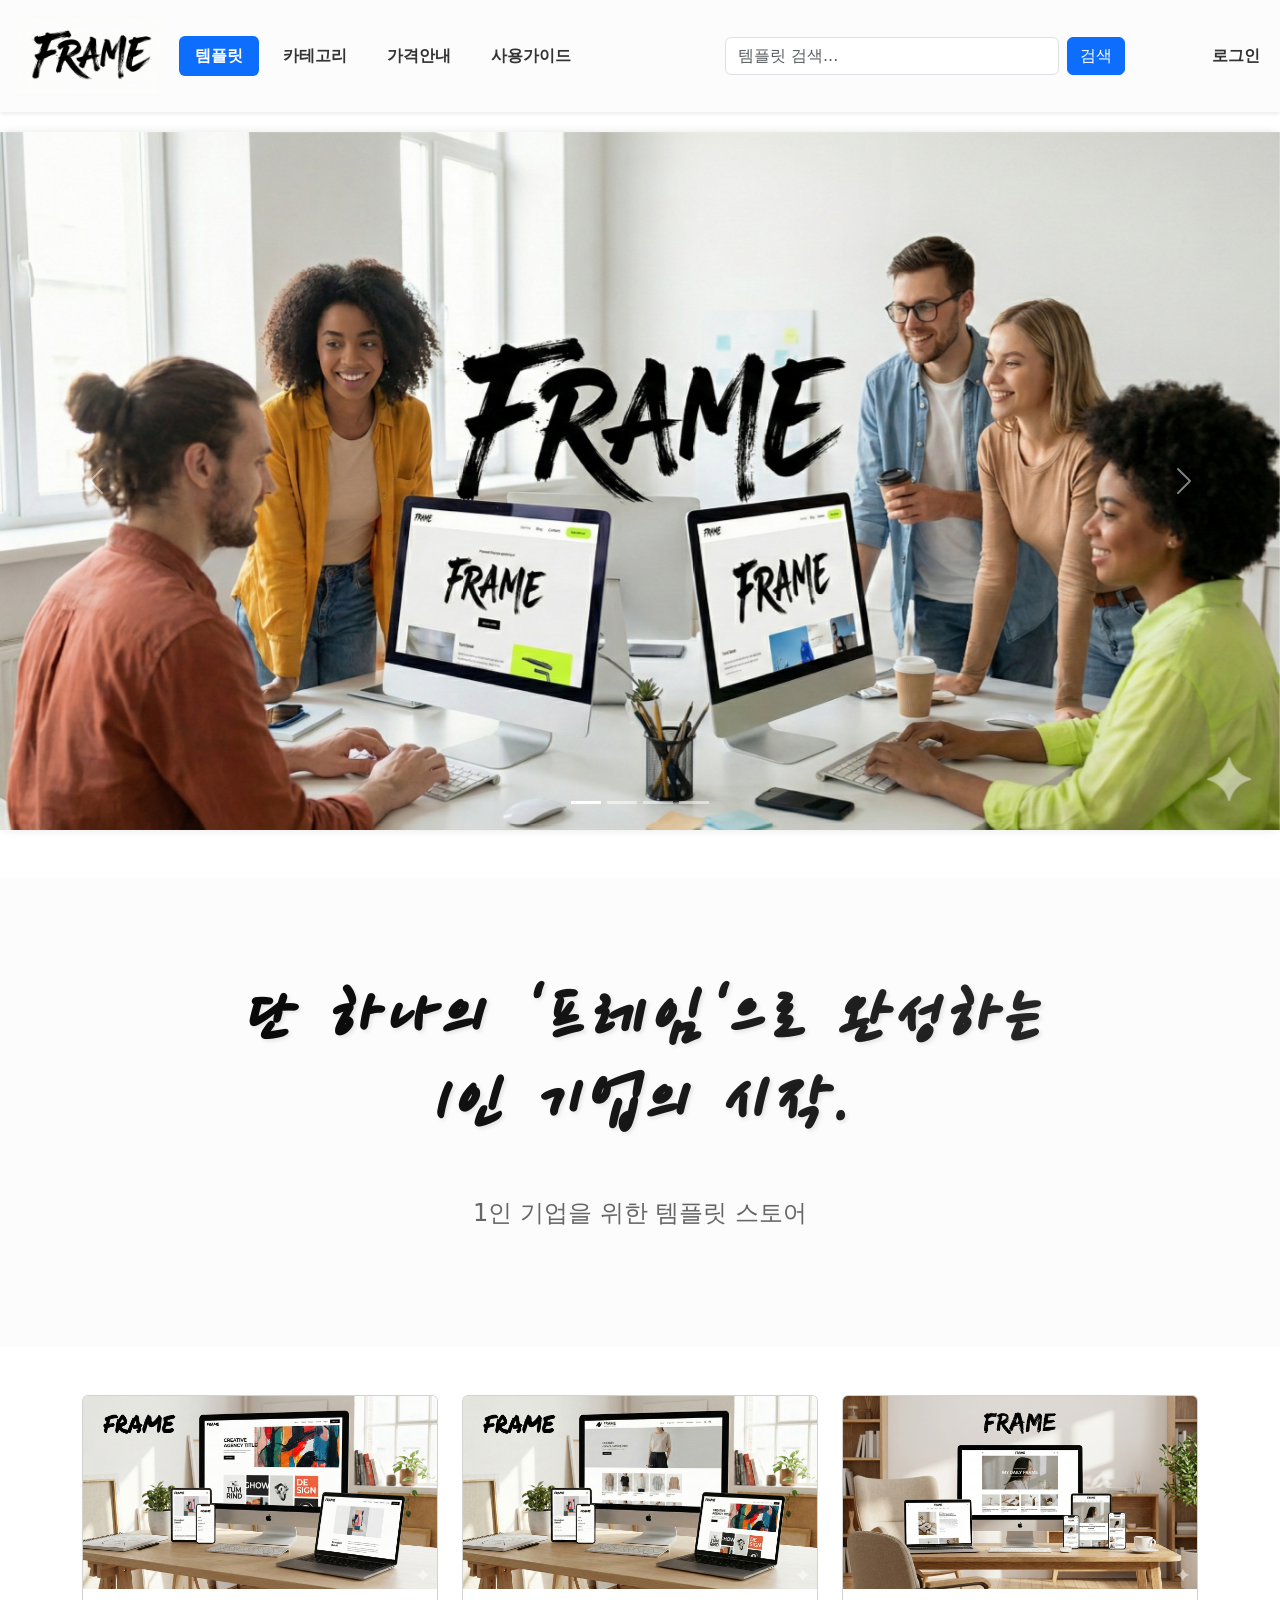
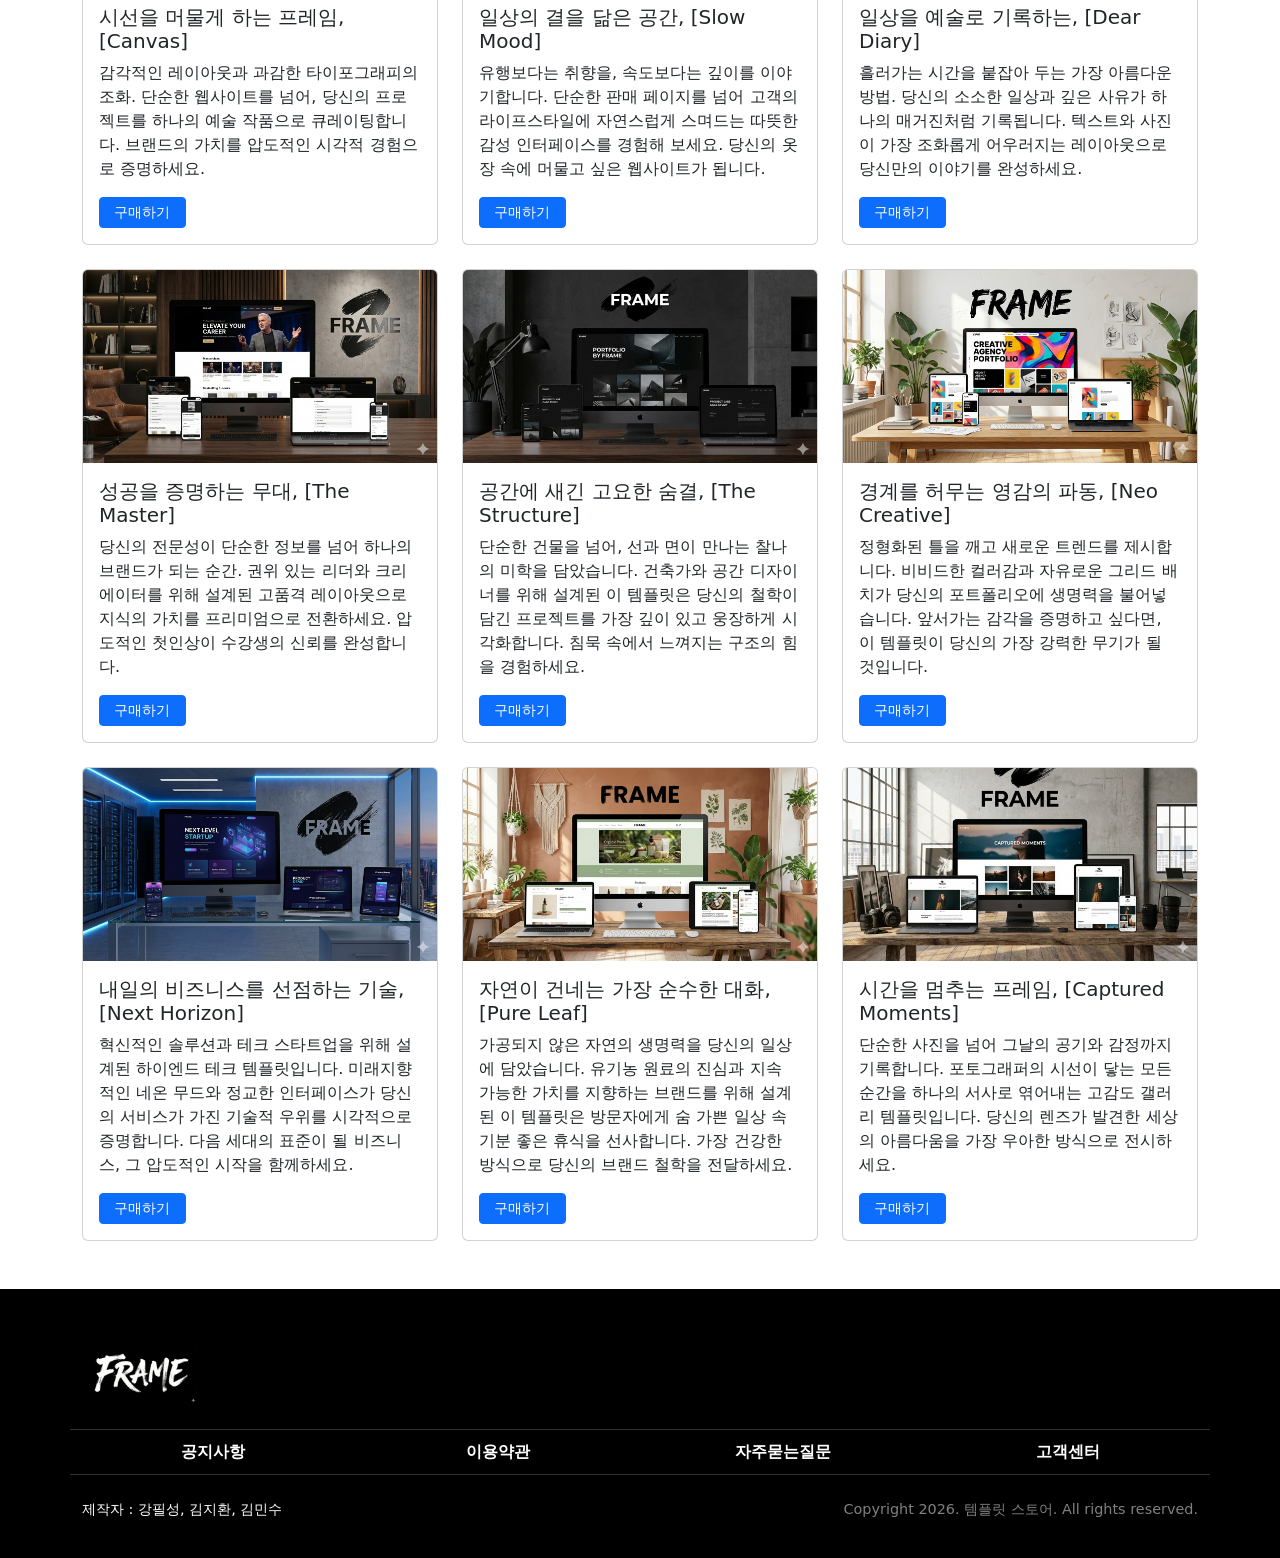
<file: index.html>
<!doctype html>
<html lang="en">
<head>
    <meta charset="utf-8">
    <meta name="viewport" content="width=device-width, initial-scale=1">
    <title>템플릿 스토어</title>
    <link href="https://cdn.jsdelivr.net/npm/bootstrap@5.3.8/dist/css/bootstrap.min.css" rel="stylesheet" integrity="sha384-sRIl4kxILFvY47J16cr9ZwB07vP4J8+LH7qKQnuqkuIAvNWLzeN8tE5YBujZqJLB" crossorigin="anonymous">
    <link rel="stylesheet" href="css/index/header.css">
    <link rel="stylesheet" href="css/index/main.css">
    <link rel="stylesheet" href="css/index/footer.css">
    <link rel="preconnect" href="https://fonts.googleapis.com">
<link rel="preconnect" href="https://fonts.gstatic.com" crossorigin>
<link href="https://fonts.googleapis.com/css2?family=Permanent+Marker&family=Caveat:wght@700&family=Dancing+Script:wght@700&display=swap" rel="stylesheet">
<link rel="preconnect" href="https://fonts.googleapis.com">
<link rel="preconnect" href="https://fonts.gstatic.com" crossorigin>
<link href="https://fonts.googleapis.com/css2?family=Noto+Sans+KR:wght@400;700;900&family=Nanum+Pen+Script&display=swap" rel="stylesheet">
</head>
<body>
    <nav class="navbar navbar-expand-lg bg-body-tertiary shadow-sm">
      <div class="container-fluid">
        <a class="navbar-brand fw-bold" href="#main">
          <img src="img/index/logo.png" alt="Logo" class="d-inline-block align-text-top logo-img">
        </a>
        <button class="navbar-toggler" type="button" data-bs-toggle="collapse" data-bs-target="#navbarSupportedContent" aria-controls="navbarSupportedContent" aria-expanded="false" aria-label="메뉴 열기">
          <span class="navbar-toggler-icon"></span>
        </button>
        <div class="collapse navbar-collapse" id="navbarSupportedContent">
          <ul class="navbar-nav mx-auto mb-2 mb-lg-0">
            <li class="nav-item">
              <a class="nav-link active fw-semibold" aria-current="page" href="#main">템플릿</a>
            </li>
            <li class="nav-item">
              <a class="nav-link fw-semibold" href="#category">카테고리</a>
            </li>
            <li class="nav-item">
              <a class="nav-link fw-semibold" href="#pricing">가격안내</a>
            </li>
            <li class="nav-item">
              <a class="nav-link fw-semibold" href="#guide">사용가이드</a>
            </li>
          </ul>
          <form class="d-flex search-form mx-auto" role="search">
            <input class="form-control me-2" type="search" placeholder="템플릿 검색..." aria-label="검색" />
            <button class="btn btn-primary" type="submit">검색</button>
          </form>
          <div class="navbar-nav ms-auto">
            <a class="nav-link fw-semibold" href="login.html">로그인</a>
          </div>
        </div>
      </div>
    </nav>
 
    <div id="carouselExampleIndicators"
          class="carousel slide"
          data-bs-ride="carousel"
          data-bs-interval="3000"
          data-bs-pause="hover"
          data-bs-wrap="true">
        <div class="carousel-indicators">
            <button type="button" data-bs-target="#carouselExampleIndicators" data-bs-slide-to="0" class="active" aria-current="true" aria-label="Slide 1"></button>
            <button type="button" data-bs-target="#carouselExampleIndicators" data-bs-slide-to="1" aria-label="Slide 2"></button>
            <button type="button" data-bs-target="#carouselExampleIndicators" data-bs-slide-to="2" aria-label="Slide 3"></button>
            <button type="button" data-bs-target="#carouselExampleIndicators" data-bs-slide-to="3" aria-label="Slide 4"></button>
        </div>
        <div class="carousel-inner">
            <div class="carousel-item active">
            <img src="img/index/main1.png" class="d-block w-100" alt="...">
        </div>
        <div class="carousel-item">
        <img src="img/index/main.png" class="d-block w-100" alt="...">
        </div>
        <div class="carousel-item">
          <img src="img/index/main2.png" class="d-block w-100" alt="...">
        </div>
        <div class="carousel-item">
            <img src="img/index/main3.png" class="d-block w-100" alt="...">
        </div>
       </div>
         <button class="carousel-control-prev" type="button" data-bs-target="#carouselExampleIndicators" data-bs-slide="prev">
          <span class="carousel-control-prev-icon" aria-hidden="true"></span>
          <span class="visually-hidden">Previous</span>
         </button>
         <button class="carousel-control-next" type="button" data-bs-target="#carouselExampleIndicators" data-bs-slide="next">
           <span class="carousel-control-next-icon" aria-hidden="true"></span>
           <span class="visually-hidden">Next</span>
         </button>
    </div>

    <div class="typographic-manifesto mt-5 mb-5">
       <h2 class="manifesto-text">단 하나의 '프레임'으로 완성하는 </h2>
       <h2 class="manifesto-text">1인 기업의 시작.</h2>
       <p>1인 기업을 위한 템플릿 스토어</p>
    </div>
      
    <div class="container mt-5 mb-5">
      <div class="row g-4">
        <div class="col-md-4 col-sm-6 col-12">
          <div class="card h-100">
            <img src="img/index/템플릿1.png" class="card-img-top" alt="...">
            <div class="card-body d-flex flex-column">
              <h5 class="card-title">시선을 머물게 하는 프레임, [Canvas]</h5>
              <p class="card-text">감각적인 레이아웃과 과감한 타이포그래피의 조화. 단순한 웹사이트를 넘어, 당신의 프로젝트를 하나의 예술 작품으로 큐레이팅합니다. 브랜드의 가치를 압도적인 시각적 경험으로 증명하세요.</p>
              <a href="purchase.html" class="btn btn-primary btn-sm px-3 mt-auto w-auto">구매하기</a>
            </div>
          </div>
        </div>

        <div class="col-md-4 col-sm-6 col-12">
          <div class="card h-100">
            <img src="img/index/템플릿2.png" class="card-img-top" alt="...">
            <div class="card-body d-flex flex-column">
              <h5 class="card-title">일상의 결을 닮은 공간, [Slow Mood]</h5>
              <p class="card-text">유행보다는 취향을, 속도보다는 깊이를 이야기합니다. 단순한 판매 페이지를 넘어 고객의 라이프스타일에 자연스럽게 스며드는 따뜻한 감성 인터페이스를 경험해 보세요. 당신의 옷장 속에 머물고 싶은 웹사이트가 됩니다.</p>
              <a href="purchase.html" class="btn btn-primary btn-sm px-3 mt-auto w-auto">구매하기</a>
            </div>
          </div>
        </div>

        <div class="col-md-4 col-sm-6 col-12">
          <div class="card h-100">
            <img src="img/index/템플릿3.png" class="card-img-top" alt="...">
            <div class="card-body d-flex flex-column">
              <h5 class="card-title">일상을 예술로 기록하는, [Dear Diary]</h5>
              <p class="card-text">흘러가는 시간을 붙잡아 두는 가장 아름다운 방법. 당신의 소소한 일상과 깊은 사유가 하나의 매거진처럼 기록됩니다. 텍스트와 사진이 가장 조화롭게 어우러지는 레이아웃으로 당신만의 이야기를 완성하세요.</p>
              <a href="purchase.html" class="btn btn-primary btn-sm px-3 mt-auto w-auto">구매하기</a>
            </div>
          </div>
        </div>

        <div class="col-md-4 col-sm-6 col-12">
          <div class="card h-100">
            <img src="img/index/템플릿4.png" class="card-img-top" alt="...">
            <div class="card-body d-flex flex-column">
              <h5 class="card-title">성공을 증명하는 무대, [The Master]</h5>
              <p class="card-text">당신의 전문성이 단순한 정보를 넘어 하나의 브랜드가 되는 순간. 권위 있는 리더와 크리에이터를 위해 설계된 고품격 레이아웃으로 지식의 가치를 프리미엄으로 전환하세요. 압도적인 첫인상이 수강생의 신뢰를 완성합니다.</p>
              <a href="purchase.html" class="btn btn-primary btn-sm px-3 mt-auto w-auto">구매하기</a>
            </div>
          </div>
        </div>

        <div class="col-md-4 col-sm-6 col-12">
          <div class="card h-100">
            <img src="img/index/템플릿5.png" class="card-img-top" alt="...">
            <div class="card-body d-flex flex-column">
              <h5 class="card-title">공간에 새긴 고요한 숨결, [The Structure]</h5>
              <p class="card-text">단순한 건물을 넘어, 선과 면이 만나는 찰나의 미학을 담았습니다. 건축가와 공간 디자이너를 위해 설계된 이 템플릿은 당신의 철학이 담긴 프로젝트를 가장 깊이 있고 웅장하게 시각화합니다. 침묵 속에서 느껴지는 구조의 힘을 경험하세요.</p>
              <a href="purchase.html" class="btn btn-primary btn-sm px-3 mt-auto w-auto">구매하기</a>
            </div>
          </div>
        </div>

        <div class="col-md-4 col-sm-6 col-12">
          <div class="card h-100">
            <img src="img/index/템플릿6.png" class="card-img-top" alt="...">
            <div class="card-body d-flex flex-column">
              <h5 class="card-title">경계를 허무는 영감의 파동, [Neo Creative]</h5>
              <p class="card-text">정형화된 틀을 깨고 새로운 트렌드를 제시합니다. 비비드한 컬러감과 자유로운 그리드 배치가 당신의 포트폴리오에 생명력을 불어넣습니다. 앞서가는 감각을 증명하고 싶다면, 이 템플릿이 당신의 가장 강력한 무기가 될 것입니다.</p>
              <a href="purchase.html" class="btn btn-primary btn-sm px-3 mt-auto w-auto">구매하기</a>
            </div>
          </div>
        </div>

        <div class="col-md-4 col-sm-6 col-12">
          <div class="card h-100">
            <img src="img/index/템플릿7.png" class="card-img-top" alt="...">
            <div class="card-body d-flex flex-column">
              <h5 class="card-title">내일의 비즈니스를 선점하는 기술, [Next Horizon]</h5>
              <p class="card-text">혁신적인 솔루션과 테크 스타트업을 위해 설계된 하이엔드 테크 템플릿입니다. 미래지향적인 네온 무드와 정교한 인터페이스가 당신의 서비스가 가진 기술적 우위를 시각적으로 증명합니다. 다음 세대의 표준이 될 비즈니스, 그 압도적인 시작을 함께하세요.</p>
              <a href="purchase.html" class="btn btn-primary btn-sm px-3 mt-auto w-auto">구매하기</a>
            </div>
          </div>
        </div>

        <div class="col-md-4 col-sm-6 col-12">
          <div class="card h-100">
            <img src="img/index/템플릿8.png" class="card-img-top" alt="...">
            <div class="card-body d-flex flex-column">
              <h5 class="card-title">자연이 건네는 가장 순수한 대화, [Pure Leaf]</h5>
              <p class="card-text">가공되지 않은 자연의 생명력을 당신의 일상에 담았습니다. 유기농 원료의 진심과 지속 가능한 가치를 지향하는 브랜드를 위해 설계된 이 템플릿은 방문자에게 숨 가쁜 일상 속 기분 좋은 휴식을 선사합니다. 가장 건강한 방식으로 당신의 브랜드 철학을 전달하세요.</p>
              <a href="purchase.html" class="btn btn-primary btn-sm px-3 mt-auto w-auto">구매하기</a>
            </div>
          </div>
        </div>

        <div class="col-md-4 col-sm-6 col-12">
          <div class="card h-100">
            <img src="img/index/템플릿9.png" class="card-img-top" alt="...">
            <div class="card-body d-flex flex-column">
              <h5 class="card-title">시간을 멈추는 프레임, [Captured Moments]</h5>
              <p class="card-text">단순한 사진을 넘어 그날의 공기와 감정까지 기록합니다. 포토그래퍼의 시선이 닿는 모든 순간을 하나의 서사로 엮어내는 고감도 갤러리 템플릿입니다. 당신의 렌즈가 발견한 세상의 아름다움을 가장 우아한 방식으로 전시하세요.</p>
              <a href="purchase.html" class="btn btn-primary btn-sm px-3 mt-auto w-auto">구매하기</a>
            </div>
          </div>
        </div>
      </div>
    </div>
 

    <footer>
      <div class="container">
         <div class="row text-white pb-4 pt-4 first-line">
          <img src="img/index/logo dark.png" class="img-fluid logo-img" alt="...">
         </div>

         <div class="row text-white first-line">
            <div class="col-3 fw-semibold"><a href = "#" class="text-white text-decoration-none">공지사항</a></div>
            <div class="col-3 fw-semibold"><a href = "#" class="text-white text-decoration-none">이용약관</a></div>
            <div class="col-3 fw-semibold"><a href = "#" class="text-white text-decoration-none">자주묻는질문</a></div>
            <div class="col-3 fw-semibold"><a href = "#" class="text-white text-decoration-none">고객센터</a></div>
         </div>

         <div class="text-white d-flex justify-content-between flex-wrap gap-3 pt-4 pb-2">
          <p class="mb-0">제작자 : 강필성, 김지환, 김민수</p>
          <p class="footer-under-text-line-p-color mb-0">Copyright 2026. 템플릿 스토어. All rights reserved.</p>
         </div>
      </div>
    </footer>




    </div>

    <script src="https://cdn.jsdelivr.net/npm/bootstrap@5.3.8/dist/js/bootstrap.bundle.min.js" integrity="sha384-FKyoEForCGlyvwx9Hj09JcYn3nv7wiPVlz7YYwJrWVcXK/BmnVDxM+D2scQbITxI" crossorigin="anonymous"></script>
</body>
</html>
</file>
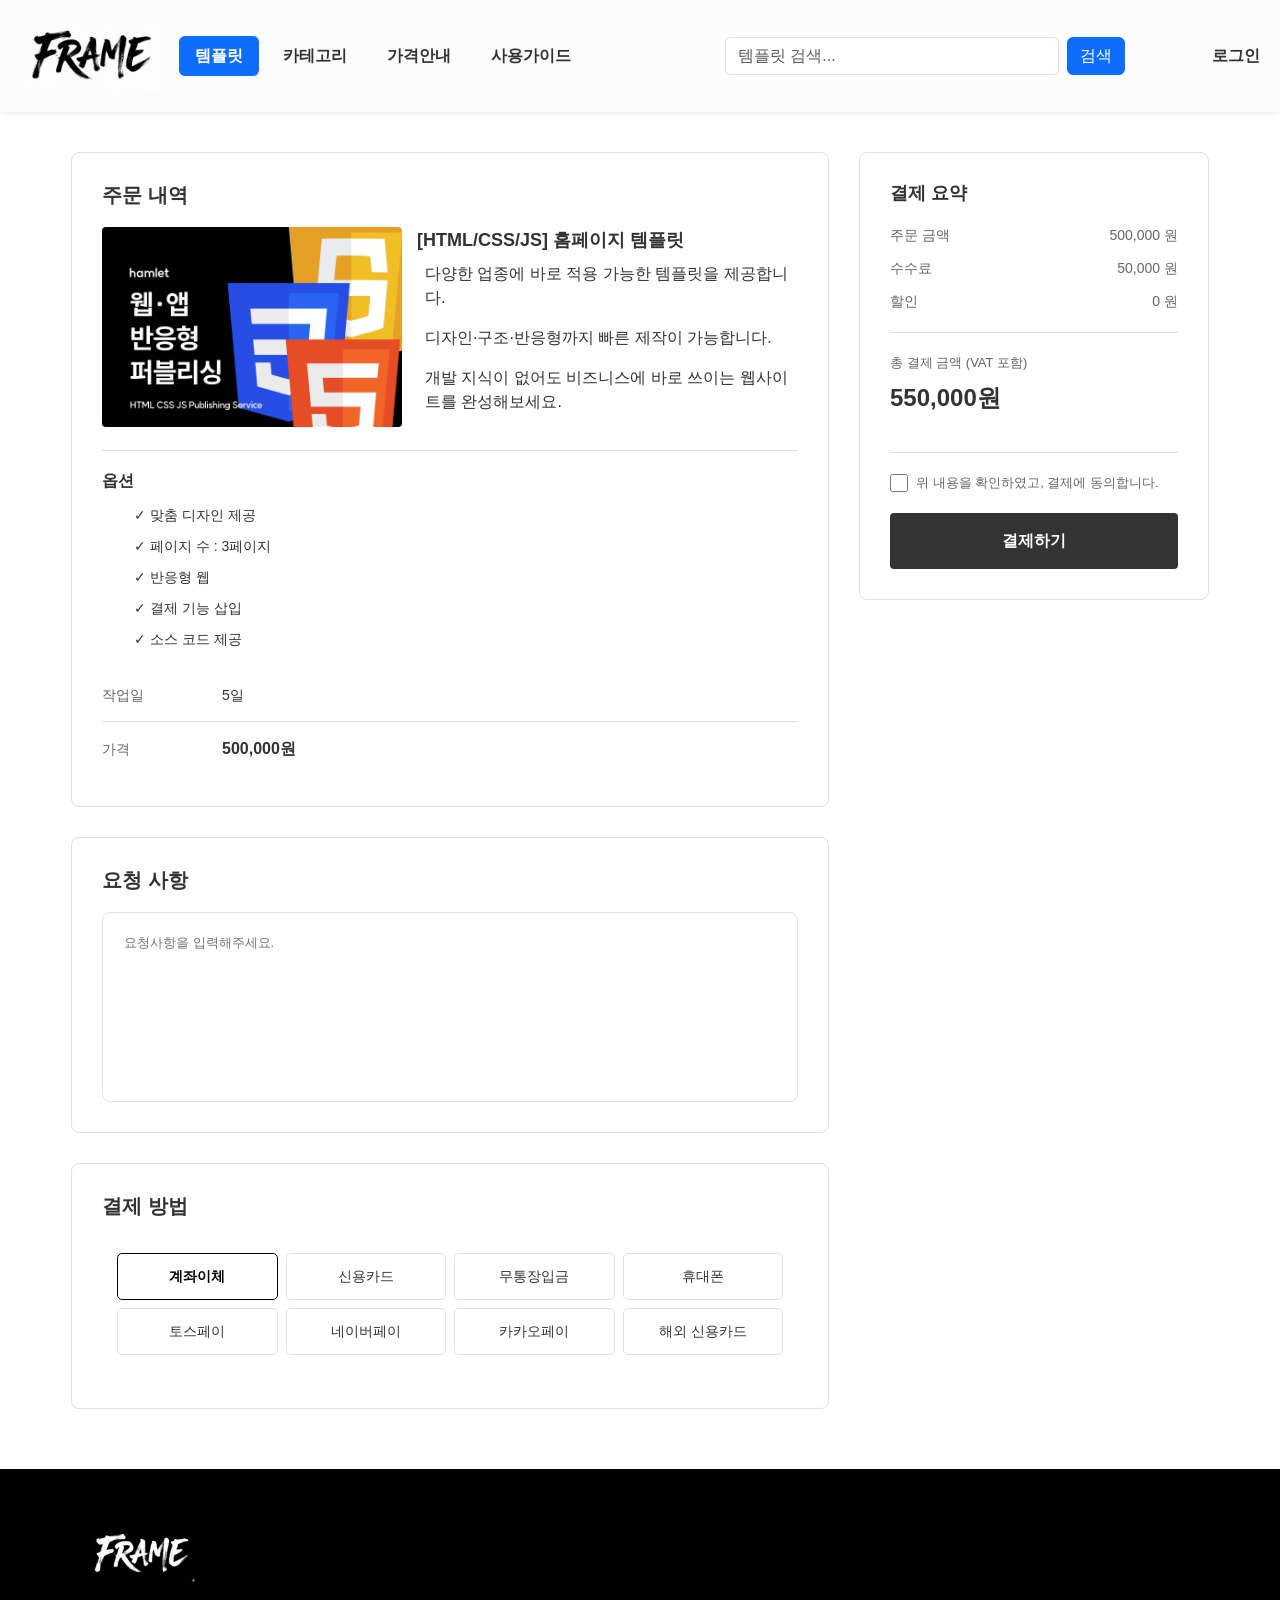
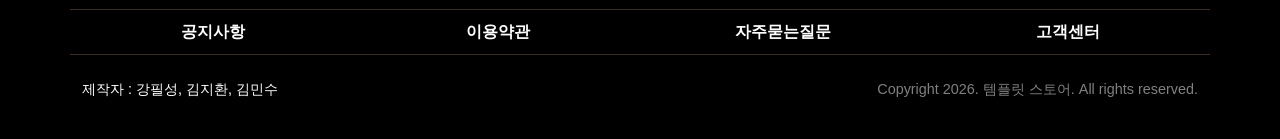
<file: purchase.html>
<!DOCTYPE html>
<html lang="en">
<head>
    <meta charset="UTF-8">
    <meta name="viewport" content="width=device-width, initial-scale=1.0">
    <title>purchase-page</title>
    <link href="https://cdn.jsdelivr.net/npm/bootstrap@5.3.8/dist/css/bootstrap.min.css" rel="stylesheet">
    <link rel="stylesheet" href="css/purchase/purchase.css">
    <link rel="stylesheet" href="css/index/header.css">
    <link rel="stylesheet" href="css/index/footer.css">
</head>
<body>
    <div id="wrap">
        <nav class="navbar navbar-expand-lg bg-body-tertiary shadow-sm">
            <div class="container-fluid">
                <a class="navbar-brand fw-bold" href="index.html">
                <img src="img/index/logo.png" alt="Logo" class="d-inline-block align-text-top logo-img">
                </a>
                <button class="navbar-toggler" type="button" data-bs-toggle="collapse" data-bs-target="#navbarSupportedContent" aria-controls="navbarSupportedContent" aria-expanded="false" aria-label="메뉴 열기">
                <span class="navbar-toggler-icon"></span>
                </button>
                <div class="collapse navbar-collapse" id="navbarSupportedContent">
                <ul class="navbar-nav mx-auto mb-2 mb-lg-0">
                    <li class="nav-item">
                    <a class="nav-link active fw-semibold" aria-current="page" href="#main">템플릿</a>
                    </li>
                    <li class="nav-item">
                    <a class="nav-link fw-semibold" href="#category">카테고리</a>
                    </li>
                    <li class="nav-item">
                    <a class="nav-link fw-semibold" href="#pricing">가격안내</a>
                    </li>
                    <li class="nav-item">
                    <a class="nav-link fw-semibold" href="#guide">사용가이드</a>
                    </li>
                </ul>
                <form class="d-flex search-form mx-auto" role="search">
                    <input class="form-control me-2" type="search" placeholder="템플릿 검색..." aria-label="검색" />
                    <button class="btn btn-primary" type="submit">검색</button>
                </form>
                <div class="navbar-nav ms-auto">
                    <a class="nav-link fw-semibold" href="login.html">로그인</a>
                </div>
                </div>
            </div>
        </nav>

        <main id="main">
            <div class="main-wrap">
                <div class="content-area">
                    <div class="main-content">
                        <section class="order-section">
                            <h2 class="section-title">주문 내역</h2>
                            <div class="service-item">
                                <div class="service-thumbnail">
                                    
                                </div>
                                <div class="service-info">
                                    <p class="service-title">[HTML/CSS/JS] 홈페이지 템플릿</p>
                                    <div class="service-description">
                                        <p>다양한 업종에 바로 적용 가능한 템플릿을 제공합니다.</p>
                                        <p>디자인·구조·반응형까지 빠른 제작이 가능합니다.</p>
                                        <p>개발 지식이 없어도 비즈니스에 바로 쓰이는 웹사이트를 완성해보세요.</p>
                                    </div>
                                </div>
                            </div>
                            <div class="service-options">
                                <h3 class="option-subtitle">옵션</h3>
                                <ul class="option-list">
                                    <li>
                                        <span> ✓ 맞춤 디자인 제공</span>
                                    <li>
                                        <span> ✓ 페이지 수 : 3페이지</span>
                                    <li>
                                        <span> ✓ 반응형 웹</span>
                                    <li>
                                        <span> ✓ 결제 기능 삽입</span>
                                    <li>
                                        <span> ✓ 소스 코드 제공</span>
                                </ul>
                            </div>
                            <div class="order-details">
                                <table class="detail-table">
                                    <tr>
                                        <td>작업일</td>
                                        <td>5일</td>
                                    </tr>
                                    <tr>
                                        <td>가격</td>
                                        <td class="price">500,000원</td>
                                    </tr>
                                </table>
                            </div>
                        </section>

                        <section class="requester-section">
                            <h2 class="section-title">요청 사항</h2>
                            <div class="memo-box">
                                <textarea
                                class="memo-textarea"
                                placeholder="요청사항을 입력해주세요."
                                maxlength="50"
                                ></textarea>
                            </div>

                        </section>

                        <section class="payment-section">
                            <h2 class="section-title">결제 방법</h2>
                            <div class="payment-options">
                                <div class="payment-buttons">
                                    <input type="radio" name="payment" id="pay-address" checked>
                                    <label for="pay-address" class="payment-service-btn hover">계좌이체</label>

                                    <input type="radio" name="payment" id="pay-card">
                                    <label for="pay-card" class="payment-service-btn">신용카드</label>

                                    <input type="radio" name="payment" id="pay-bank">
                                    <label for="pay-bank" class="payment-service-btn">무통장입금</label>

                                    <input type="radio" name="payment" id="pay-phone">
                                    <label for="pay-phone" class="payment-service-btn">휴대폰</label>
                                </div>
                                <div class="payment-buttons">
                                    <input type="radio" name="payment" id="pay-toss">
                                    <label for="pay-toss" class="payment-service-btn">토스페이</label>

                                    <input type="radio" name="payment" id="pay-naver">
                                    <label for="pay-naver" class="payment-service-btn">네이버페이</label>

                                    <input type="radio" name="payment" id="pay-kakao">
                                    <label for="pay-kakao" class="payment-service-btn">카카오페이</label>

                                    <input type="radio" name="payment" id="pay-abroad">
                                    <label for="pay-abroad" class="payment-service-btn">해외 신용카드</label>
                                </div>
                            </div>
                        </section>
                    </div>

                    
                    <aside class="payment-summary">
                        <div class="summary-box">
                            <h3 class="summary-title">결제 요약</h3>
                            <div class="summary-details">
                                <div class="summary-row">
                                    <span>주문 금액</span>
                                    <span>500,000 원</span>
                                </div>
                                <div class="summary-row">
                                    <span>수수료</span>
                                    <span>50,000 원</span>
                                </div>
                                <div class="summary-row">
                                    <span>할인</span>
                                    <span>0 원</span>
                                </div>
                            </div>
                            <div class="total-amount">
                                <p class="total-label">총 결제 금액 (VAT 포함)</p>
                                <p class="total-value">550,000원</p>
                            </div>
                            <div class="payment-agreement">
                                <input type="checkbox" id="payment-agree">
                                <label for="payment-agree">위 내용을 확인하였고, 결제에 동의합니다.</label>
                            </div>
                            <button type="button" class="payment-submit-btn">결제하기</button>
                        </div>
                    </aside>
                </div>
            </div>
        </main>

        <footer>
            <div class="container">
                <div class="row text-white pb-4 pt-4 first-line">
                    <img src="img/index/logo dark.png" class="img-fluid logo-img" alt="...">
                </div>

                <div class="row text-white first-line">
                    <div class="col-3 fw-semibold"><a href = "#" class="text-white text-decoration-none">공지사항</a></div>
                    <div class="col-3 fw-semibold"><a href = "#" class="text-white text-decoration-none">이용약관</a></div>
                    <div class="col-3 fw-semibold"><a href = "#" class="text-white text-decoration-none">자주묻는질문</a></div>
                    <div class="col-3 fw-semibold"><a href = "#" class="text-white text-decoration-none">고객센터</a></div>
                </div>

                <div class="text-white d-flex justify-content-between flex-wrap gap-3 pt-4 pb-2">
                    <p class="mb-0">제작자 : 강필성, 김지환, 김민수</p>
                    <p class="footer-under-text-line-p-color mb-0">Copyright 2026. 템플릿 스토어. All rights reserved.</p>
                </div>
            </div>
        </footer>
    <script src="https://cdn.jsdelivr.net/npm/bootstrap@5.3.8/dist/js/bootstrap.bundle.min.js"></script>
</body>
</html>
</file>
<file: css/index/header.css>
/* 네비게이션 바 스타일 */
.navbar {
    padding: 1rem 0;
    min-height: 80px;
    background-color: #fcfcfc !important;
  }

.navbar .container-fluid {
    display: flex;
    align-items: center;
    justify-content: space-between;
    height: 100%;
    padding-left: 1rem;
    padding-right: 0;
  }
  
  .navbar-brand {
    font-size: 1.5rem;
    color: #0d6efd !important;
    transition: color 0.3s ease;
    padding: 0;
    margin: 0;
    margin-right: 0;
    height: 100%;
    display: flex;
    align-items: center;
    margin-left: 0;
  }

  /* 로고와 메뉴 사이 간격 조정 */
  .navbar-brand + .navbar-toggler + .navbar-collapse,
  .navbar-brand + .navbar-collapse {
    margin-left: 1rem;
  }

  .navbar-collapse {
    margin-left: 1rem !important;
  }

  .navbar-nav {
    margin-left: 0 !important;
  }

  .navbar-nav .nav-item:first-child .nav-link {
    margin-left: 0;
    padding-left: 0.75rem;
  }

  .navbar-brand .logo-img {
    height: 100%;
    width: auto;
    max-height: 80px;
    object-fit: contain;
    transition: transform 0.3s ease;
  }

  .navbar-brand:hover .logo-img {
    transform: scale(1.05);
  }
  
  .navbar-brand:hover {
    color: #0a58ca !important;
  }
  
  .nav-link {
    color: #333 !important;
    padding: 0.5rem 1rem !important;
    margin: 0 0.25rem;
    border-radius: 0.375rem;
    transition: all 0.3s ease;
  }
  
  .nav-link:hover {
    background-color: #e9ecef;
    color: #0d6efd !important;
    transform: translateY(-1px);
  }
  
  .nav-link.active {
    background-color: #0d6efd !important;
    color: white !important;
    font-weight: 600;
  }
  
  .nav-link.active:hover {
    background-color: #0a58ca !important;
    color: white !important;
  }

  /* 검색 버튼 스타일 */
.btn-primary {
    background-color: #0d6efd;
    border-color: #0d6efd;
    transition: all 0.3s ease;
  }
  
  .btn-primary:hover {
    background-color: #0a58ca;
    border-color: #0a58ca;
    transform: translateY(-1px);
    box-shadow: 0 2px 4px rgba(0, 0, 0, 0.1);
  }
  
  /* 검색 입력 필드 */
  .form-control:focus {
    border-color: #0d6efd;
    box-shadow: 0 0 0 0.25rem rgba(13, 110, 253, 0.25);
  }
  
  /* 모바일 메뉴 토글 버튼 */
  .navbar-toggler {
    border: 2px solid #0d6efd;
    margin-left: 0.5rem;
    padding: 0.25rem 0.5rem;
  }

  .navbar-toggler:focus {
    box-shadow: 0 0 0 0.25rem rgba(13, 110, 253, 0.25);
  }

  /* 로고와 버튼 사이 간격 제거 */
  .navbar-brand + .navbar-toggler {
    margin-left: 0.5rem;
  }
  
  /* 검색 폼 가운데 정렬 및 가로 배치 */
  .search-form {
    flex-direction: row;
    align-items: center;
    max-width: 400px;
    width: 100%;
  }
  
  .search-form .form-control {
    flex: 1;
    min-width: 200px;
  }
  
  .search-form .btn {
    white-space: nowrap;
    flex-shrink: 0;
  }
  
  /* 모바일에서 검색창 스타일 조정 */
  @media (max-width: 991.98px) {
    .search-form {
      margin: 1rem 0 !important;
      max-width: 100%;
    }
    
    .search-form .form-control {
      min-width: auto;
    }
  }
</file>
<file: css/index/main.css>
#carouselExampleIndicators {
    width: 100%;
    max-width: none;
    margin: 20px 0;
    padding: 0;
    height: auto;
    overflow: visible;
    position: relative;
    border-radius: 10px;
    box-shadow: 0 0 10px 0 rgba(0, 0, 0, 0.1);
    background-color: #fff;
}

/* 캐러셀 이미지가 잘리지 않고 전체가 보이도록 */
#carouselExampleIndicators .carousel-inner,
#carouselExampleIndicators .carousel-item {
    height: auto;
}

#carouselExampleIndicators .carousel-item img {
    width: 100%;
    height: auto;
    object-fit: initial;
    object-position: initial;
}

.typographic-manifesto {
    position: relative;
    width: 100%;
    overflow: hidden;
    padding: 100px 0;
    background-color: #fcfcfc;
    text-align: center;
    font-size: 1.5rem;
    margin-top: 2rem;
    color: #666;
}

.manifesto-text {
    font-size: clamp(1rem, 6vw, 6rem) !important;
    font-weight: 900;
    line-height: 1.1;
    white-space: nowrap;
    margin: 0;
    padding: 0 2rem;
    color: #000;
    font-family: 'Nanum Pen Script', 'Noto Sans KR', 'Malgun Gothic', '맑은 고딕', cursive, sans-serif !important;
    text-transform: none; /* uppercase 제거 (한글은 대소문자 구분 없음) */
    letter-spacing: 0.1em;
    width: 100%;
    text-align: center;
    background: linear-gradient(90deg, #000 0%, #333 100%);
    -webkit-background-clip: text;
    -webkit-text-fill-color: transparent;
    background-clip: text;
    text-shadow: 2px 2px 4px rgba(0, 0, 0, 0.1);
    font-style: italic;
}

.typographic-manifesto p {
    margin-top: 3rem; /* p 태그 위쪽 간격 추가 */
    text-align: center;
    font-size: 1.5rem;
    color: #666;
}

.card .btn-primary {
    width: fit-content !important;
    max-width: 100%;
    display: inline-block !important;
    padding: 0.375rem 0.9rem !important;
    font-size: 0.875rem !important;
    line-height: 1.2;
}

@media (max-width: 768px) {
    .manifesto-text {
        font-size: clamp(2rem, 8vw, 6rem);
        white-space: normal;
        padding: 0 1rem;
    }
}
</file>
<file: css/index/footer.css>
/* ===== 기본 스타일 ===== */
footer {
    background-color: black;
    padding: 30px 0;
    margin-top: 20px;
    text-align: center;
}

footer .text-white {
    color: white;
}

footer .logo-img {
    width: 140px;
    height: auto;
}

.first-line {
    border-bottom: 1px solid #392d23;
}

.footer-under-text-line-p-color {
    color: gray;
}

/* 푸터 메뉴 링크 스타일 */
footer .row.first-line a {
    display: inline-block;
    transition: opacity 0.3s ease;
    padding: 10px;
}

footer .row.first-line a:hover {
    opacity: 0.7;
}

/* 제작자 및 Copyright 영역 */
footer .d-flex p {
    margin: 0;
    font-size: 0.9rem;
}

/* ===== 반응형 스타일 ===== */

/* 모바일 (576px 이하) */
@media (max-width: 576px) {
    footer {
        padding: 20px 0;
    }

    footer .logo-img {
        width: 100px;
    }

    footer .row.first-line {
        padding-top: 1.5rem !important;
        padding-bottom: 1rem !important;
    }

    footer .row.first-line .col-3 {
        flex: 0 0 100%;
        max-width: 100%;
        margin-bottom: 0.75rem;
    }

    footer .d-flex {
        flex-direction: column;
        align-items: center;
        gap: 0.5rem !important;
        padding-top: 1rem !important;
        padding-bottom: 0.5rem !important;
    }

    footer .d-flex p {
        font-size: 0.85rem;
        text-align: center;
    }
}

/* 태블릿 (577px ~ 768px) */
@media (min-width: 577px) and (max-width: 768px) {
    footer {
        padding: 25px 0;
    }

    footer .logo-img {
        width: 120px;
    }

    footer .row.first-line .col-3 {
        flex: 0 0 50%;
        max-width: 50%;
        margin-bottom: 1rem;
    }

    footer .d-flex {
        flex-direction: column;
        align-items: center;
        gap: 0.5rem !important;
    }

    footer .d-flex p {
        text-align: center;
    }
}

.footer-menu {
    min-height: 80px;
    display: flex;
    align-items: center;
    justify-content: center;
}

.footer-menu .col-3 {
    display: flex;
    justify-content: center;
    align-items: center;
}
</file>
<file: css/purchase/purchase.css>
* {
    margin: 0;
    padding: 0;
    box-sizing: border-box;
}


ul,
ol,
li {
    list-style: none;
}

a {
    text-decoration: none;
    color: inherit;
}

a:hover {
    color: inherit;
}

input[type="checkbox"] {
    width: 18px;
    height: 18px;
    cursor: pointer;
    accent-color: #666;
}

input[type="checkbox"]:checked {
    background-color: #6f6767;
}

button {
    font-family: inherit;
    font-size: inherit;
}

button:hover {
    opacity: 0.9;
}

button:active {
    opacity: 0.8;
}

body {
    font-family: -apple-system, BlinkMacSystemFont, 'Segoe UI', Roboto, 'Helvetica Neue', Arial, sans-serif;
    
    color: #333;
    line-height: 1.5;
}

#wrap {
    width: 100%;
    min-height: 100vh;
}

#main {
    max-width: 1170px;
    margin: 0 auto;
    padding: 40px 16px;
    font-size: 14px;
}

#main > .main-wrap {
    width: 100%;
}

#main .main-wrap .content-area {
    display: flex;
    gap: 30px;
    align-items: flex-start;
}


#main .main-wrap .content-area .main-content {
    flex: 1;
    display: flex;
    flex-direction: column;
    gap: 30px;
}


#main .main-wrap .content-area .main-content section {
    background-color: #fff;
    border-radius: 8px;
    padding: 30px;
    border: 1px solid #e0e0e0;
}

#main .main-wrap .content-area .main-content section .section-title {
    font-size: 20px;
    font-weight: bold;
    margin-bottom: 20px;
    color: #333;
}

@media (max-width: 768px){
    .order-section .service-item {
    flex-direction: column;
    align-items: stretch;
    }

    .order-section .service-item .service-thumbnail {
    width: 100%;
    height: 220px;
    }

    .order-section .service-item .service-info {
    width: 100%;
    }
    
}
.order-section .service-item {
    display: flex;
    gap: 15px;
    margin-bottom: 20px;
    padding-bottom: 20px;
    border-bottom: 1px solid #e0e0e0;
}

.order-section .service-item .service-thumbnail {
    width: 300px;
    height: 200px;
    background-image: url(../../img/purchase/Service\ Thumbnail.png);
    background-size: cover;
    background-color: #f0f0f0;
    border-radius: 4px;
    flex-shrink: 0;
}

.order-section .service-item .service-info {
    flex: 1;
}

.order-section .service-item .service-info .service-title {
    font-size: 18px;
    color: #333;
    margin-bottom: 8px;
    font-weight: bold;
}

.order-section .service-item .service-info .service-description {
    font-size: 16px;
    color: #333;
    margin-bottom: 8px;
    margin-left: 8px;
}

.order-section .order-details {
    margin-top: 20px;
}

.order-section .order-details .detail-table {
    width: 100%;
    border-collapse: collapse;
}

.order-section .order-details .detail-table tr {
    border-bottom: 1px solid #e0e0e0;
}

.order-section .order-details .detail-table tr:last-child {
    border-bottom: none;
}

.order-section .order-details .detail-table td {
    padding: 15px 0;
    font-size: 14px;
    color: #333;
}

.order-section .order-details .detail-table td:first-child {
    width: 120px;
    color: #666;
}

.order-section .order-details .detail-table td.price {
    font-weight: bold;
    font-size: 16px;
    color: #333;
}

.order-section .service-options {
    margin-bottom: 20px;
}

.order-section .service-options .option-subtitle {
    font-size: 16px;
    font-weight: bold;
    margin-bottom: 15px;
    color: #333;
}

.order-section .service-options .option-list {
    display: flex;
    flex-direction: column;
    gap: 10px;
}

.order-section .service-options .option-list li {
    display: flex;
    align-items: center;
    gap: 8px;
    font-size: 14px;
    color: #333;
}

.requester-section .requester-notice {
    margin-bottom: 20px;
    padding: 15px;
    background-color: #f9f9f9;
    border-radius: 4px;
}

.memo-box {
    border: 1px solid #e0e0e0;
    border-radius:  8px;
    padding: 16px;
}

.memo-textarea {
    width: 100%;
    height: 150px;
    resize: none;
    border: none;
    padding: 5px;
    font-size: 13px;
    line-height: 1.4;
}

.memo-textarea:focus {
    border: 1px solid #e0e0e0;
    border-color: #e0e0e0;
}

.requester-section .requester-notice p {
    font-size: 13px;
    color: #666;
    margin-bottom: 5px;
}

.requester-section .requester-notice p:last-child {
    margin-bottom: 0;
}

.payment-section .payment-tabs {
    display: flex;
    gap: 5px;
    margin-bottom: 20px;
    flex-wrap: wrap;
}

.payment-section .payment-tabs .payment-tab {
    padding: 10px 15px;
    background-color: #f5f5f5;
    border: 1px solid #e0e0e0;
    border-radius: 4px;
    font-size: 13px;
    color: #666;
    cursor: pointer;
    border-bottom: none;
    border-bottom-left-radius: 0;
    border-bottom-right-radius: 0;
}

.payment-section .payment-options {
    padding: 15px;
    background-color: white;
    border-radius: 4px;
}

.payment-section .payment-options .payment-buttons {
    display: grid;
    grid-template-columns: repeat(4, 1fr);
    gap: 8px;
    margin-bottom: 8px;
    flex-wrap: wrap;
}

@media (max-width: 768px) {
    .payment-section .payment-options .payment-buttons {
    grid-template-columns: repeat(2, 1fr);
    }

    .payment-section .payment-options .payment-buttons .payment-service-btn {
    min-width: 0;
    }
}

.payment-buttons input {
    display: none;
}

.payment-section .payment-options .payment-buttons .payment-service-btn {
    display: flex;
    justify-content: center;
    padding: 12px 20px;
    border: 1px solid #e0e0e0;
    border-radius: 5px;
    background: #fff;
    font-size: 14px;
    cursor: pointer;
    flex: 1;
    min-width: 120px;
    transition: all 0.2s ease;

}

.payment-section .payment-options .payment-buttons input:checked + .payment-service-btn {
    border-color: black;
    color: black;
    font-weight: 600;
    background-color: #fff;
}

.payment-section .payment-options .payment-buttons .payment-service-btn:hover {
    background-color: #fafafc;
}

.payment-section .payment-options .payment-buttons input:checked + .payment-service-btn:hover {
    background-color: #fafafc;
}

.content-area {
    display: flex;
}

@media (max-width: 768px) {
    .content-area {
    flex-direction: column;
    }

    .content-area .payment-summary {
    width: 100%;
    position: static;
    margin-top: 30px;
    }
}

.content-area .payment-summary {
    width: 350px;
    flex-shrink: 0;
    position: sticky;
    top: 30px;
    align-self: flex-start;
}

.content-area .payment-summary .summary-box {
    background-color: #fff;
    border: 1px solid #e0e0e0;
    border-radius: 8px;
    padding: 30px;
}

.content-area .payment-summary .summary-box .summary-title {
    font-size: 18px;
    font-weight: bold;
    margin-bottom: 20px;
    color: #333;
}

.content-area .payment-summary .summary-box .summary-details {
    display: flex;
    flex-direction: column;
    gap: 12px;
    margin-bottom: 20px;
    padding-bottom: 20px;
    border-bottom: 1px solid #e0e0e0;
}

.content-area .payment-summary .summary-box .summary-details .summary-row {
    display: flex;
    justify-content: space-between;
    font-size: 14px;
    color: #666;
}

.content-area .payment-summary .summary-box .total-amount {
    margin-bottom: 20px;
    padding-bottom: 20px;
    border-bottom: 1px solid #e0e0e0;
}

.content-area .payment-summary .summary-box .total-amount .total-label {
    font-size: 13px;
    color: #666;
    margin-bottom: 8px;
}

.content-area .payment-summary .summary-box .total-amount .total-value {
    font-size: 24px;
    font-weight: bold;
    color: #333;
}


.content-area .payment-summary .summary-box .payment-agreement {
    display: flex;
    align-items: center;
    gap: 8px;
    margin-bottom: 20px;
}

.content-area .payment-summary .summary-box .payment-agreement label {
    font-size: 13px;
    color: #666;
    cursor: pointer;
}

.content-area .payment-summary .summary-box .payment-submit-btn {
    width: 100%;
    padding: 16px;
    background-color: #333;
    color: #fff;
    border: none;
    border-radius: 4px;
    font-size: 16px;
    font-weight: bold;
    cursor: pointer;
}



@media (max-width: 768px) {
  #main .main-wrap .content-area {
    flex-direction: column;
    align-items: center;
  }

  #main .main-wrap .content-area .main-content {
    width: 100%;
    max-width: 500px;
  }

  #main .main-wrap .content-area .payment-summary {
    width: 100%;
    max-width: 500px;
    margin: 30px auto 0;
  }

  #main .main-wrap .content-area .payment-summary .summary-box {
    width: 100%;
    max-width: 500px;
    position: static;
    align-self: stretch;

  }
}
</file>
